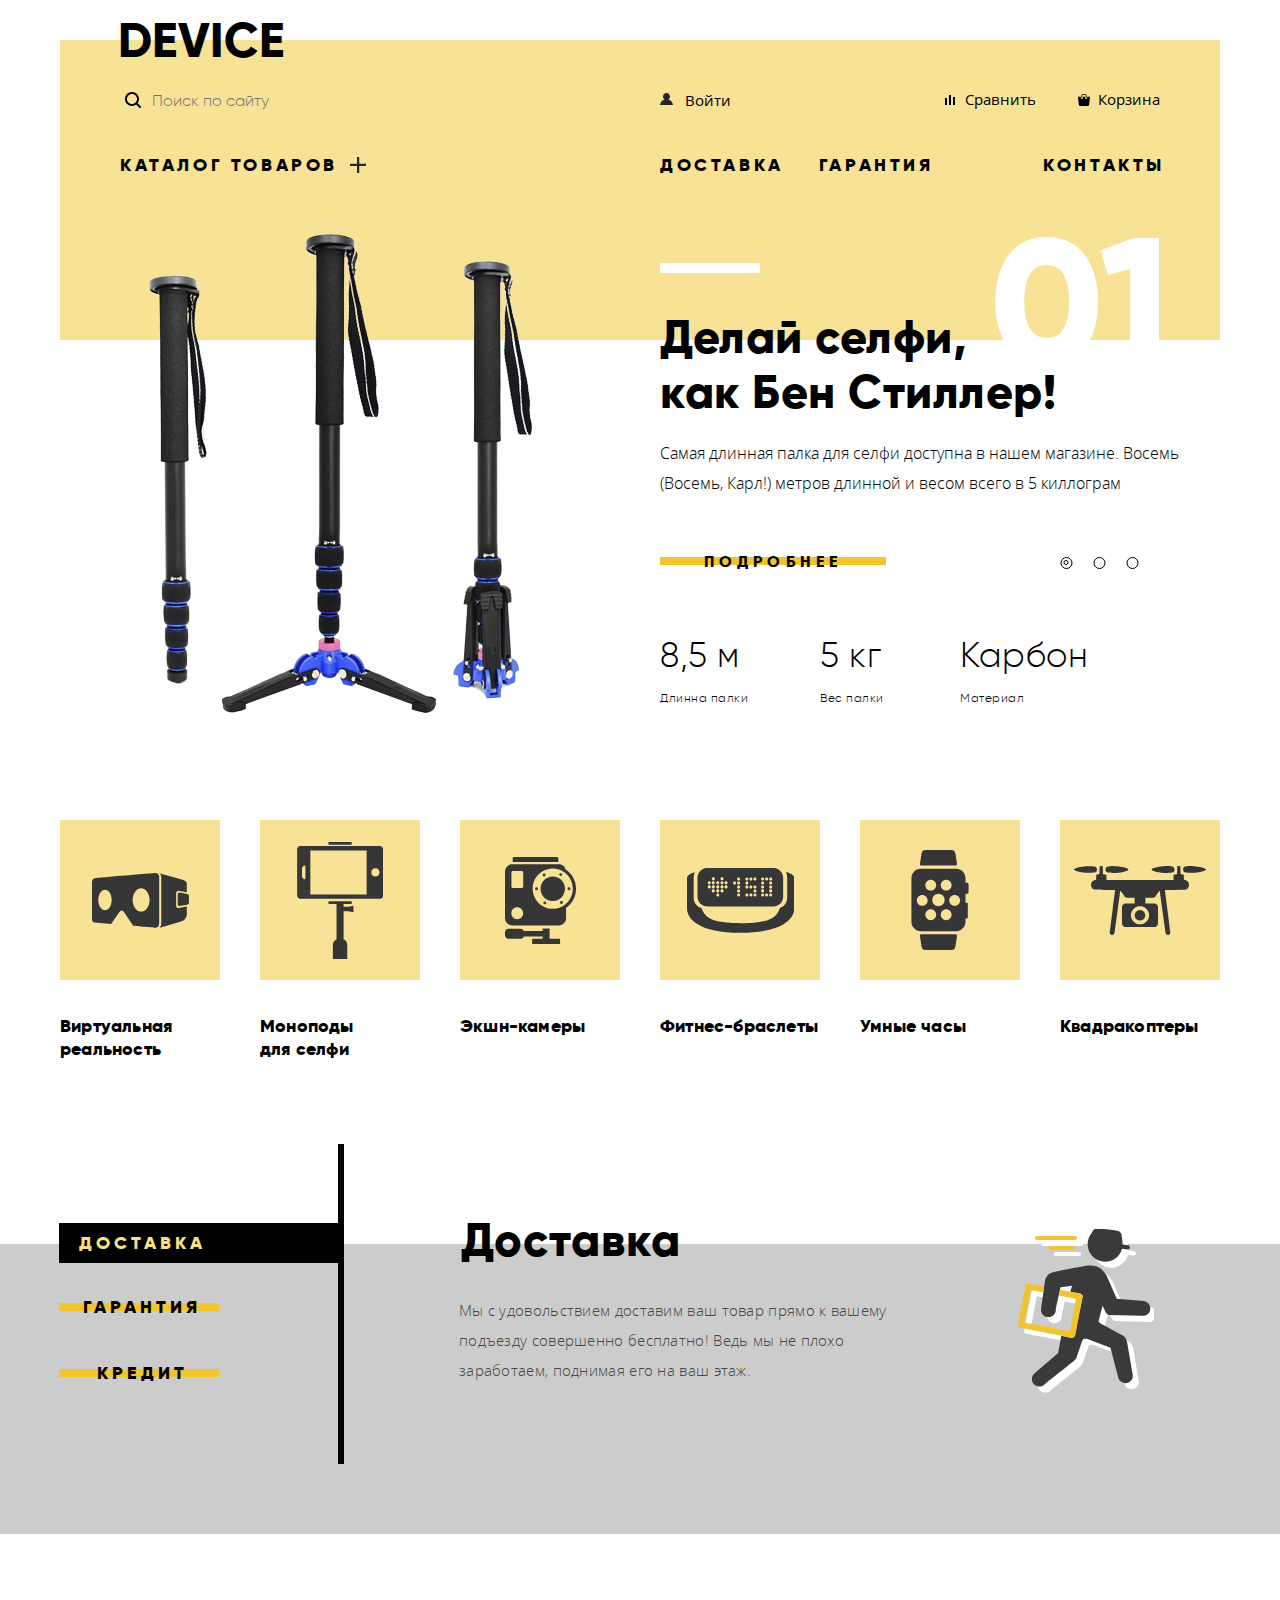
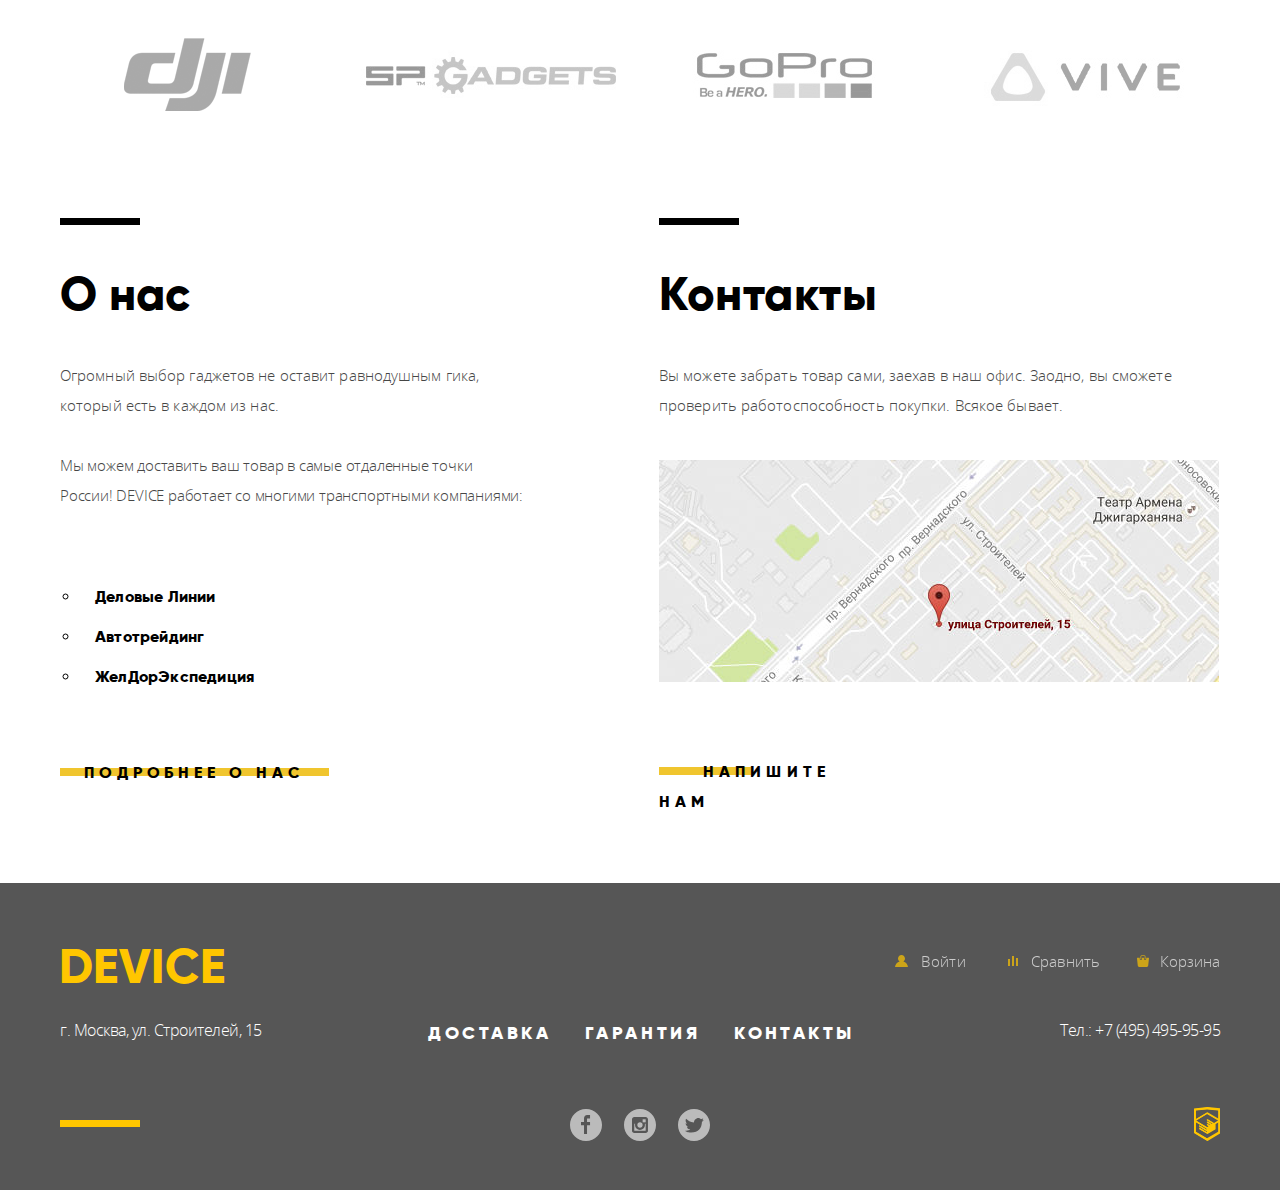
<file: index.html>
<!DOCTYPE html>
<html lang="ru">
  <head>
    <meta charset="utf-8">
    <title>Интернет магазин DEVICE</title>
    <link href="https://fonts.googleapis.com/css?family=PT+Sans+Narrow:400,700&amp;subset=latin,cyrillic" rel="stylesheet">
    <link href="css/normalize.css" rel="stylesheet">
    <link href="css/style.min.css" rel="stylesheet">
  </head>
  <body>
	<div class="container">
		<header class="main-header">
			<a href="index.html" class="main-header-logo">DEVICE</a>			
			<div class="main-header-grid top-header-grid">
				<section class="search">
					<form action="/echo" method="post" class="search-form">
				        <input type="search" name="search" placeholder="Поиск по сайту">
				        <input type="submit" class="search-form-button" value="Найти">
			      	</form>
				</section>
				<div class="user-menu">				
					<section class="user-navigation">
			        	<a href="#" class="login-link">Войти</a>
					</section>
					<section class="compare-menu">
						<ul>
							<li><a class="compare-menu-compare" href="#">Сравнить</a></li>
							<li><a class="compare-menu-basket" href="#">Корзина</a></li>
						</ul>
					</section>
				</div>
			</div>
			
			<nav class="main-header-grid bottom-header-grid"> 
				<div class="main-navigation-catalog main-navigation">
					<ul class="main-navigation-header">
						<li><a href="catalog.html">Каталог товаров</a>
							<ul class="site-navigation">
								<li class="site-navigation-item"><a href="#">Виртуальная реальность</a></li>
								<li class="site-navigation-item"><a href="#">Фитнес-браслеты</a></li>
								<li class="site-navigation-item"><a href="#">Квадракоптеры</a></li>
								<li class="site-navigation-item"><a href="#">Моноподы для селфи</a></li>
								<li class="site-navigation-item"><a href="#">Умные часа</a></li>
								<li class="site-navigation-item"><a href="#">Экшн-камеры</a></li>							
							</ul>
						</li>
					</ul>
				</div>
				<section class="main-navigation-product-menu">
					<ul class="product-menu">
						<li class="product-menu-item"><a href="#">Доставка</a></li>
						<li class="product-menu-item"><a href="#">Гарантия</a></li>
					</ul>
					<p class ="product-menu" ><a class="product-menu-item" href="#">Контакты</a></p>					
				</section>				
			</nav>
		</header>

		<section class="slider">
	      <div class="container-slider">
	        <h2 class="visually-hidden">Преимущества</h2>
	        <input class="visually-hidden button-slider" type="radio" id="product-1" name="toggle" checked>
	        <input class="visually-hidden button-slider" type="radio" id="product-2" name="toggle">
	        <input class="visually-hidden button-slider" type="radio" id="product-3" name="toggle">
	        <div class="slider-controls">
	          <label class="slider-controls-item slider-controls-item--1" for="product-1">Первый</label>
	          <label class="slider-controls-item slider-controls-item--2" for="product-2">Второй</label>
	          <label class="slider-controls-item slider-controls-item--3" for="product-3">Третий</label>
	        </div>
	        <ul class="slider-list">
	          <li class="slider-item">
	          	<div class="slider-flex">
		          	<div class="slider-item-image">
		          		<img src="img/slider-1.png" width="384" height="486" alt="Самая длинная палка для селфи">
		          	</div>
		          	<div class="slider-item-description">
			            <h3 class="h3">Делай селфи, <br> как Бен Стиллер!</h3>
						<p>Самая длинная палка для селфи доступна в нашем магазине. Восемь (Восемь, Карл!) метров длинной и весом всего в 5 киллограм</p>
		            	<p class="button-box"><a class="button" href="#">Подробнее</a></p>
		            	<div class="item-characteristic">
							<ul class="item-characteristic-head">
								<li>8,5 м</li>
								<li>5 кг</li>
								<li>Карбон</li>
							</ul>
							<ul class="item-characteristic-body">
								<li>Длинна палки</li>
								<li>Вес палки</li>
								<li>Материал</li>
							</ul>
						</div>
		            </div>
		        </div>
	          </li>
	          <li class="slider-item">
	          	<div class="slider-flex">
	          		<div class="slider-item-image">
		          		<img src="img/slider-2.png"  width="345" height="485" alt="Мотивирующие фитнес-браслеты">
		          	</div>
		          	<div class="slider-item-description">
			            <h3 class="h3">Худеем <br> правильно!</h3>
						<p>Мотивирующие фитнес-браслеты помогут найти в себе силы не пропускать занятия и соблюдать диету </p>
		            	<p class="button-box"><a class="slider-item-button button" href="#">Подробнее</a></p>
		            	<div class="item-characteristic">
							<ul class="item-characteristic-head">
								<li>48 часов</li>
							</ul>
							<ul class="item-characteristic-body">
								<li>Без подзарядки</li>
							</ul>
						</div>
		            </div>
		        </div>
	          </li>
	          <li class="slider-item">
	          	<div class="slider-flex">
		          	<div class="slider-item-image">
			          		<img src="img/slider-3.png" width="526" height="334" alt="Квадрокоптер с мощным лазером">
			          	</div>
		          	<div class="slider-item-description">
			            <h3 class="h3">Порхает как бабочка, <br> жалит как пчела!</h3>
						<p>Этот обычный, на первый взгляд, квадрокоптер оснащен мощным лазером, замоскированным под стандартную камеру</p>
		            	<p class="button-box"><a class="slider-item-button button" href="#">Подробнее</a></p>
		            	<div class="item-characteristic">
							<ul class="item-characteristic-head">
								<li>800 м</li>
								<li>50 м</li>
							</ul>
							<ul class="item-characteristic-body">
								<li>Дальность полета</li>
								<li>Радиус поражения</li>
							</ul>
						</div>
		            </div>
		        </div>
	          </li>
	        </ul> 
	         
	      </div>
	    </section>
			<section class="product-sections">
				<ul class="product-sections-item">
					<li>
						<a href="#">
							<p><img  src="img/vr.svg" width="97" height="55" alt="Виртуальная реальность"></p>
							<h3 class="h3">Виртуальная реальность</h3>
						</a>
					</li>
					<li>
						<a href="#">
							<p><img src="img/monopod-selfie.svg" width="86" height="117" alt="Моноподы для селфи"></p>
							<h3 class="h3">Моноподы <br>для селфи</h3>
						</a>
					</li>
					<li>
						<a href="#">
							<p><img src="img/action-camera.svg" width="71" height="87" alt="Экшн-камеры"></p>
							<h3 class="h3">Экшн-камеры</h3>
						</a>
					</li>
					<li>
						<a href="#">
							<p><img  src="img/fitness-braslet.svg" width="107" height="65" alt="Фитнес-браслеты"></p>
							<h3 class="h3">Фитнес-браслеты</h3>
						</a>
					</li>
					<li>
						<a href="#">
							<p><img  src="img/smart-watch.svg" width="100" height="100" alt="Умные часа"></p>
							<h3 class="h3">Умные часы</h3>
						</a>
					</li>
					<li>
						<a href="#">
							<p><img  src="img/quadcopter.svg" width="132" height="69" alt="Квадракоптеры"></p>
							<h3 class="h3">Квадракоптеры</h3>
						</a>
					</li>
	          	</ul>
			</section>
	</div>
	<div class="section-wrapper">
		<input class="visually-hidden input-botton" type="radio" id="section-1" name="toggle2" checked>
	    <input class="visually-hidden input-botton" type="radio" id="section-2" name="toggle2">
	    <input class="visually-hidden input-botton" type="radio" id="section-3" name="toggle2">
			
		<div class="decor-line"></div>
		<section class="section">
	      <ul class="section-controls">
	        <li><label class="section-controls-labels" for="section-1">Доставка</label></li>
	        <li><label class="section-controls-labels" for="section-2">Гарантия</label></li>
	        <li><label class="section-controls-labels" for="section-3">Кредит</label></li>
	      </ul>	          
	      <ul class="section-list">
	        <li class="section-item item" id="item1">
	          <h3 class="item-title h3">
	            Доставка
	          </h3>
	          <p class="item-text p">Мы с удовольствием доставим ваш товар прямо к вашему подъезду совершенно бесплатно! Ведь мы не плохо заработаем, поднимая его на ваш этаж.</p>
	        </li>
	        <li class="section-item item" id="item2">
	          <h3 class="item-title h3">
	            Гарантия
	          </h3>
	          <p class="item-text p">Если из-за возгорания купленного у нас товара у вас сгорит дом — не переживайте, мы выдадим вам новый.
				Товар, не дом, конечно же</p>
	        </li>
	        <li class="section-item item" id="item3">
	          <h3 class="item-title h3">
	            Кредит
	          </h3>
	          <p class="item-text p">Залезть в долговую яму стало проще! Кредитные консультанты подберут для вас наиболее выгодные 
	условия кредита. Выгодные для нашего банка, разумеется.</p>
	        </li>
	      </ul>
	    </section>
	  </div>
				    
		<div class="container">	
			<section class="brand">
				<ul class="brand-list">
					<li>
						<a href="#" class="brand-item">
							<img src="img/dji.png" width="260" height="100" alt="DJI">
						</a>
					</li>
					<li>
						<a href="#" class="brand-item">
							<img src="img/sp-gadget.png" width="260" height="100" alt="SP Gadgets">
						</a>
					</li>
					<li>
						<a href="#" class="brand-item">
							<img src="img/gopro.png" width="260" height="100"  alt="GoPro">
						</a>
					</li>
					<li>
						<a href="#" class="brand-item">
							<img src="img/vive.png" width="260" height="100"  alt="VIVE">
						</a>
					</li>
				</ul>
			</section>
			<div class="info">
				<section class="about">
					<h3 class="h3">О нас</h3>
					<p class="about-header">Огромный выбор гаджетов не оставит равнодушным гика, который есть в каждом из нас.</p>
					<p class="about-text">Мы можем доставить ваш товар в самые отдаленные точки России! DEVICE работает со многими транспортными компаниями:</p>
					<ul class="about-logistic">
						<li>Деловые Линии</li>
						<li>Автотрейдинг</li>
						<li>ЖелДорЭкспедиция</li>
					</ul>
					<p class="info-button"><a class="button" href="#">Подробнее о нас</a></p>
				</section>
				<section class="contact">
					<h3 class="h3">Контакты</h3>
					<p class="about-header">Вы можете забрать товар сами, заехав в наш офис. Заодно, вы сможете проверить работоспособность покупки. Всякое бывает.</p>
					<p class="p"><a href="contact.html" class="contacts-button-map"><img src="img/map.jpg" width="560" height="222" alt="улица Строителей, 15"></a></p>
					<p class="mail-button"><a href="writeus.html" class="button mail">Напишите нам</a></p>
				</section>
			</div>		
		</div>
		<footer class="main-footer">
			<div class="wrapper-footer">
				<div class="footer-grid footer-grid-top">
					<h2 class="main-footer-logo">DEVICE</h2>
					<ul class="main-footer-user">
						<li><a class="main-footer-user-enter" href="#">Войти</a></li>
						<li><a class="main-footer-user-compare" href="#">Сравнить</a></li>
						<li><a class="main-footer-user-basket" href="#">Корзина</a></li>
					</ul>
				</div>
				<div class="footer-grid footer-grid-midle">
					<p class="footer-adress">г. Москва, ул. Строителей, 15</p>
					<ul class="product-sections-footer">
						<li><a class="product-sections-footer-delivery" href="#">Доставка</a></li>
						<li><a class="product-sections-footer-warranty" href="#">Гарантия</a></li>
						<li><a class="product-sections-footer-credit" href="#">Контакты</a></li>
					</ul>					
					<div class="footer-phone"><p >Тел.: +7 (495) 495-95-95</p></div>
				</div>
				<div class="footer-grid footer-grid-bottom">
					<ul class="footer-social">
						<li>
							<a class="social-button-facebook" href="#">
								<img src="img/facebook.svg" width="32" height="32" alt="Фейсбук">
							</a>
						</li>
						<li>
							<a class="social-button-instagram" href="#">
								<img src="img/instagram.svg" width="32" height="32" alt="Инстаграм">
							</a>
						</li>
						<li>
							<a class="social-button-twitter" href="#">
								<img src="img/twitter.svg" width="32" height="32" alt="Твиттер">
							</a>
						</li>
					</ul>
					<div class="copyrigth-link">
						<a href="https://htmlacademy.ru/intensive/htmlcss">
							<img class="copyrigth" width="26" height="34" src="img/logo-academy.svg" alt="htmlacademy.ru">
						</a>
					</div>
				</div>
			</div>
	  </footer>	
		
		<form class="modal modal-mail">
	       	<p>
	      		<label class="modal-mail-label" for="user-mail-name">Ваше имя</label>
	      		<input type="text" name="username" placeholder="Имя Фамилия" id="user-mail-name" autofocus>
	      	</p>
	      	<p>
	      		<label class="modal-mail-label" for="user-mail-email">Ваш e-mail</label>
	      		<input type="email" name="email" placeholder="example@example.com" id="user-mail-email">
	      	</p>
	      	<p>
	      		<label class="modal-mail-label" for="user-password">Текст письма</label>
	      		<textarea name="comment" placeholder="В свободной форме" id="user-password"></textarea>
	      	</p>
	        <button class="button modal-button" type="submit">Отправить</button>
	      	<button class="modal-close" type="button">Закрыть</button>
	    </form>
	    
	    <section class="modal modal-map">
	      	<h2 class="visually-hidden">Как до нас добраться</h2>
  			<iframe src="https://www.google.com/maps/embed?pb=!1m18!1m12!1m3!1d2249.1125488779994!2d37.527429315652284!3d55.68703098053579!2m3!1f0!2f0!3f0!3m2!1i1024!2i768!4f13.1!3m3!1m2!1s0x46b54cf65f5c8955%3A0x694710ccd55501e!2z0YPQuy4g0KHRgtGA0L7QuNGC0LXQu9C10LksIDE1LCDQnNC-0YHQutCy0LAsIDExOTMxMQ!5e0!3m2!1sru!2sru!4v1548149668519" width="960" height="550" allowfullscreen></iframe>
	      	<p><a href="#"><img src="img/map-big.jpg" width="960" height="559" alt="Улица Строителей, 15"></a></p>
	       <button class="modal-close" type="submit">Закрыть</button>
	    </section>
	    <script type="text/javascript" async="" src="js/script.min.js"></script>
	</body>
</html>
</file>
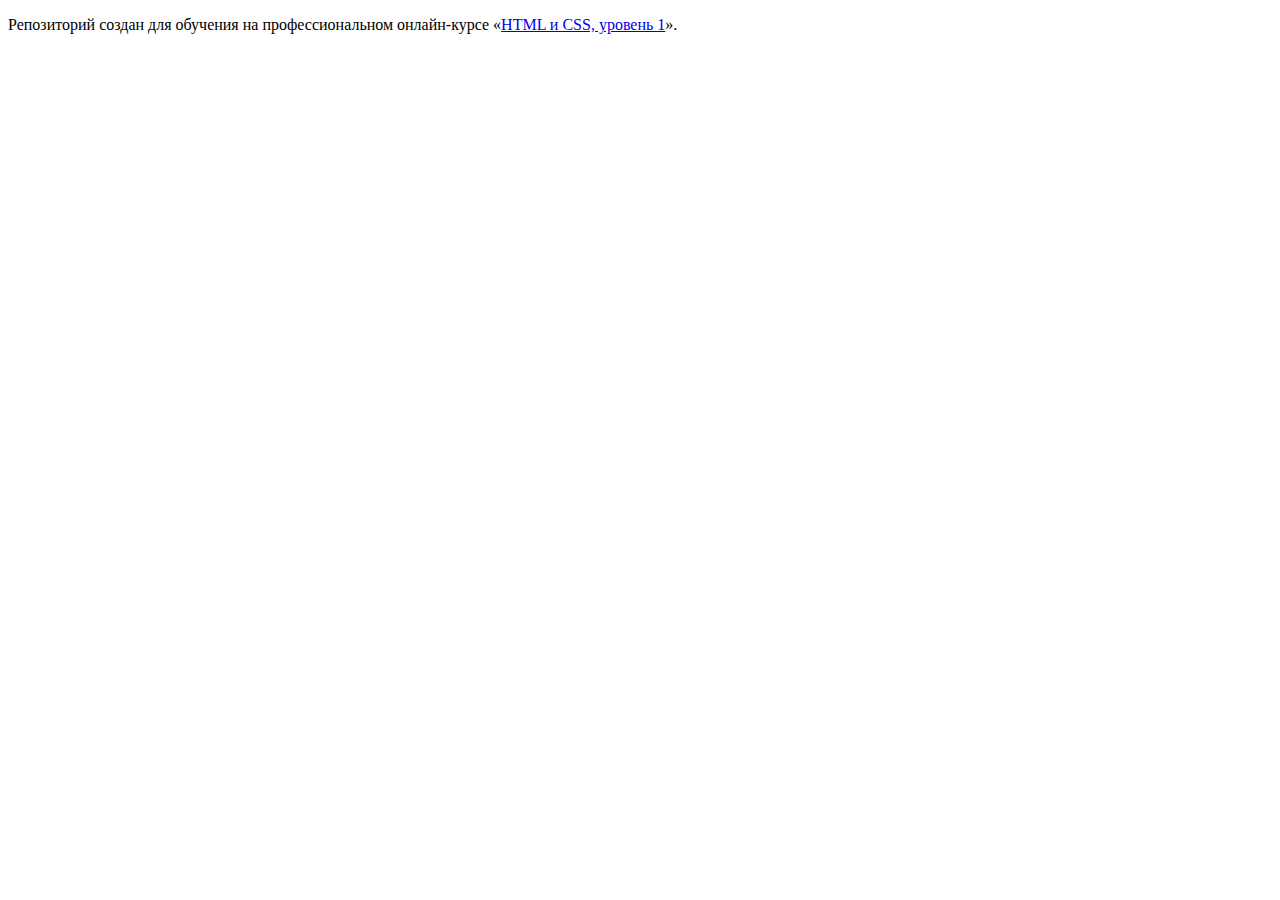
<file: 1/index.html>
<!DOCTYPE html>
<html lang="ru">
  <head>
    <meta charset="utf-8">
    <title>HTML Academy: Девайс</title>
    <base href="https://htmlacademy-htmlcss.github.io/897867-device/1/">
</head>
  <body>

    <p>Репозиторий создан для обучения на профессиональном онлайн‑курсе «<a href="https://htmlacademy.ru/intensive/htmlcss">HTML и CSS, уровень 1</a>».</p>

  </body>
</html>
</file>
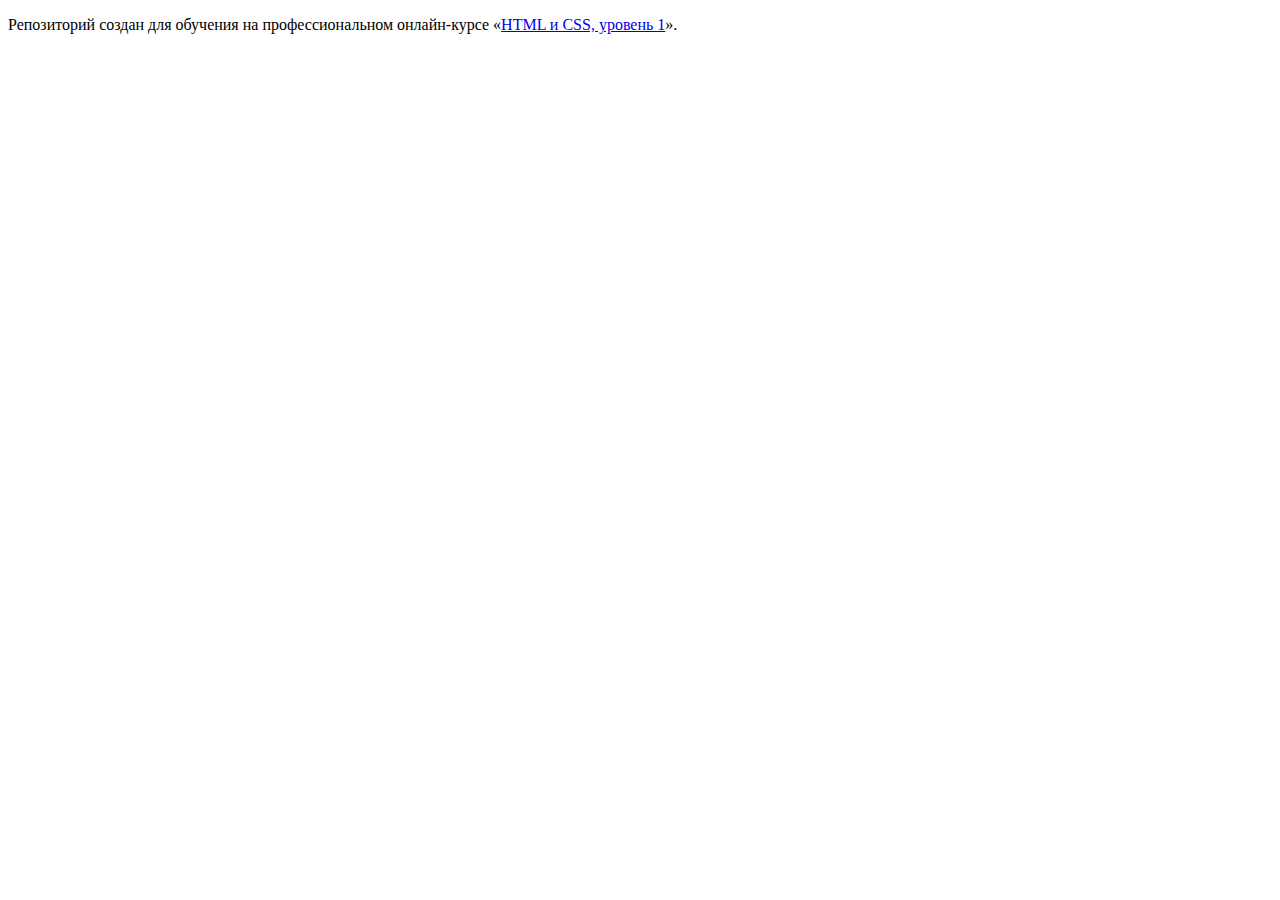
<file: master/index.html>
<!DOCTYPE html>
<html lang="ru">
  <head>
    <meta charset="utf-8">
    <title>HTML Academy: Девайс</title>
    <base href="https://htmlacademy-htmlcss.github.io/897867-device/master/">
</head>
  <body>

    <p>Репозиторий создан для обучения на профессиональном онлайн‑курсе «<a href="https://htmlacademy.ru/intensive/htmlcss">HTML и CSS, уровень 1</a>».</p>

  </body>
</html>
</file>
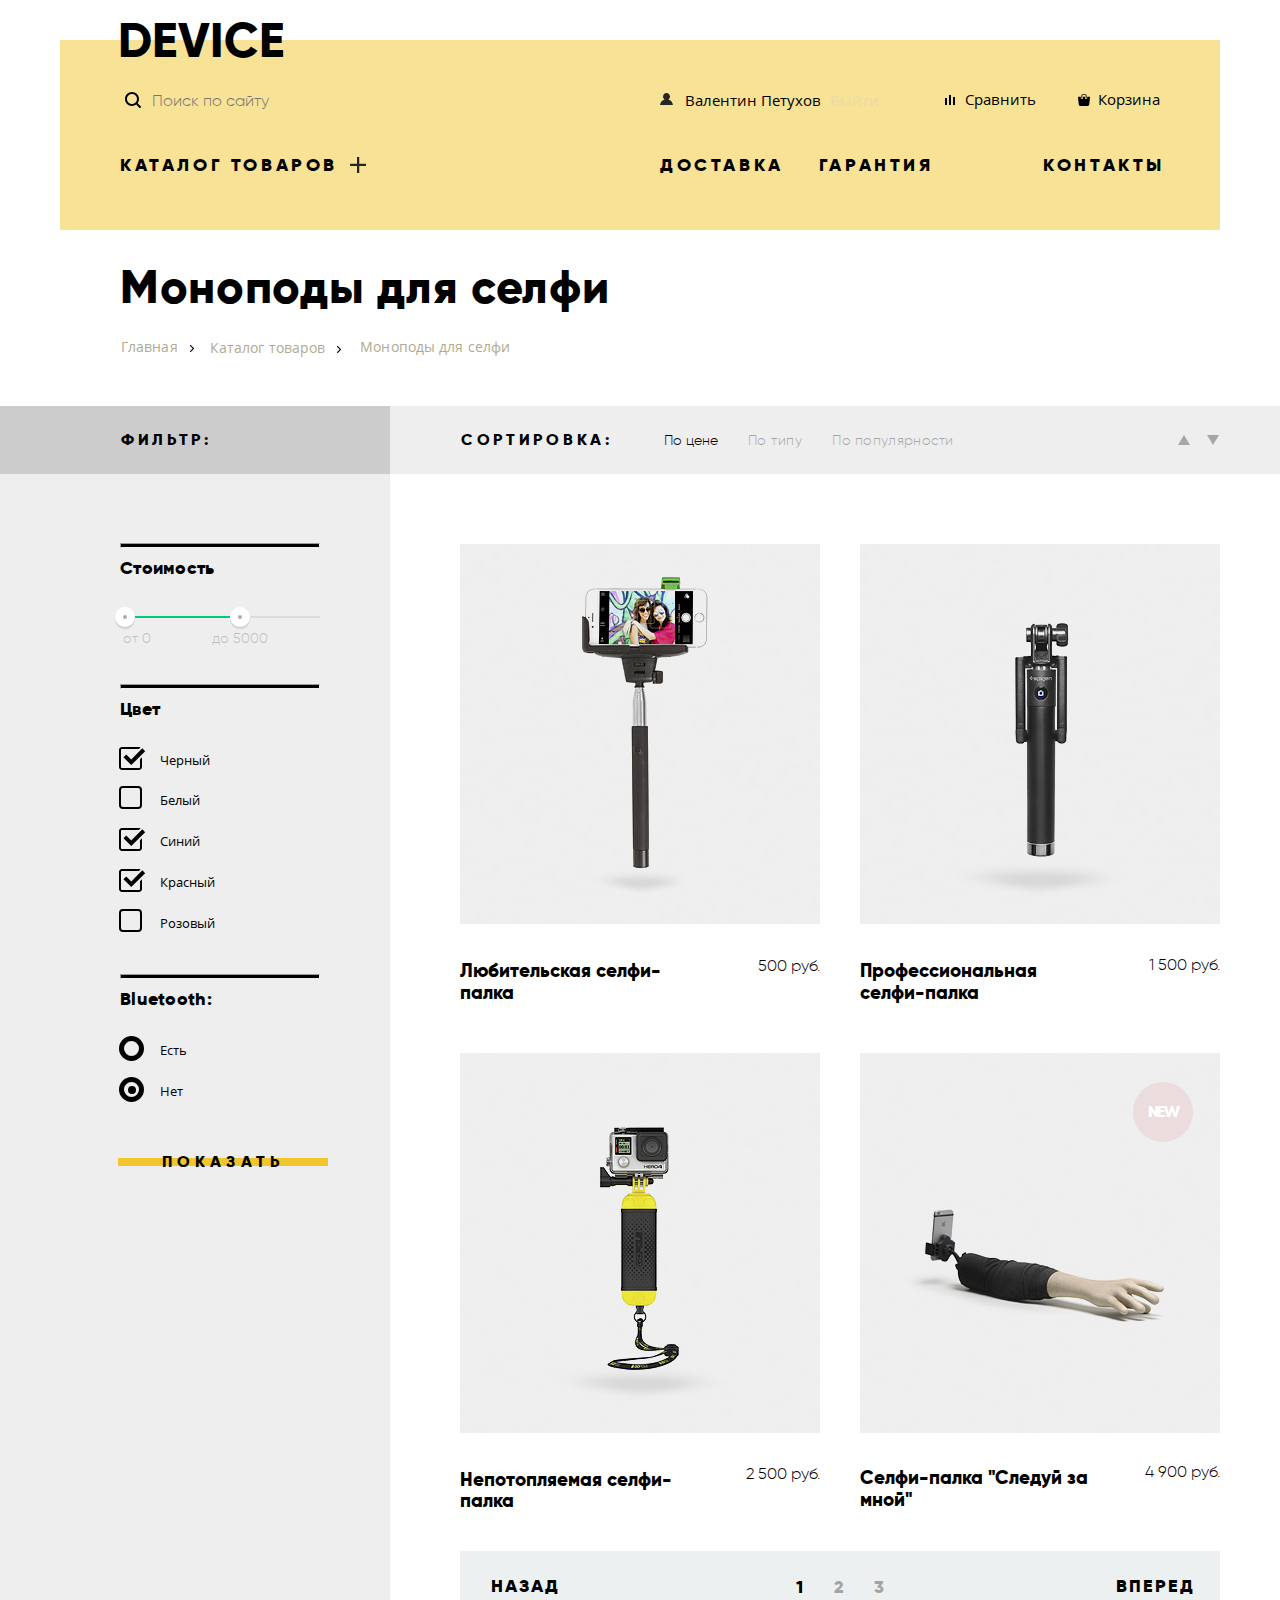
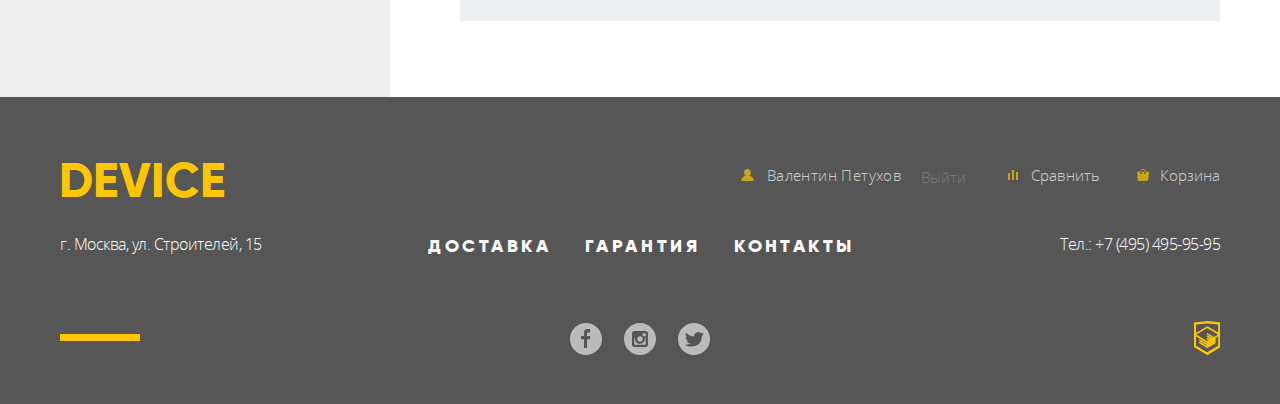
<file: catalog.html>
<!DOCTYPE html>
<html lang="ru">
  <head>
    <meta charset="utf-8">
    <title>Интернет магазин DEVICE</title>
    <link href="https://fonts.googleapis.com/css?family=PT+Sans+Narrow:400,700&amp;subset=latin,cyrillic" rel="stylesheet">
    <link href="css/normalize.css" rel="stylesheet">
    <link href="css/style.min.css" rel="stylesheet">
  </head>
  <body>
	<div class="container">	
		<header class="main-header">
			<a href="index.html" class="main-header-logo">DEVICE</a>			
			<div class="main-header-grid top-header-grid">
				<section class="search">
					<form action="/echo" method="post" class="search-form">
				        <input type="search" name="search" placeholder="Поиск по сайту">
				        <input type="submit" class="search-form-button" value="Найти">
			      	</form>
				</section>
				<div class="user-menu">				
					<section class="user-navigation">
			        	<a href="#" class="login-link">Валентин Петухов</a>
			        	<a href="#" class="login-exit">Выйти</a>
					</section>
					<section class="compare-menu">
						<ul>
							<li><a class="compare-menu-compare" href="#">Сравнить</a></li>
							<li><a class="compare-menu-basket" href="#">Корзина</a></li>
						</ul>
					</section>
				</div>
			</div>
			
			<nav class="main-header-grid bottom-header-grid"> 
				<div class="main-navigation-catalog main-navigation">
					<ul class="main-navigation-header">
						<li><a href="catalog.html">Каталог товаров</a>
							<ul class="site-navigation">
								<li class="site-navigation-item"><a href="#">Виртуальная реальность</a></li>
								<li class="site-navigation-item"><a href="#">Моноподы для селфи</a></li>
								<li class="site-navigation-item"><a href="#">Экшн-камеры</a></li>
								<li class="site-navigation-item"><a href="#">Фитнес-браслеты</a></li>
								<li class="site-navigation-item"><a href="#">Умные часа</a></li>
								<li class="site-navigation-item"><a href="#">Квадракоптеры</a></li>
							</ul>
						</li>
					</ul>
				</div>
				<section class="main-navigation-product-menu">
					<ul class="product-menu">
						<li class="product-menu-item"><a href="delivery.html">Доставка</a></li>
						<li class="product-menu-item"><a href="warranty.html">Гарантия</a></li>
					</ul>
					<p class ="product-menu" ><a class="product-menu-item" href="contact.html">Контакты</a></p>					
				</section>				
			</nav>
		</header>
		<div class="header">
			<h1>Моноподы для селфи</h1>
			<ul class="breadcrumbs">
				<li class="breadcrumbs-items"><a href="index.html">Главная</a></li>
				<li class="breadcrumbs-items"><a href="catalog.html">Каталог товаров</a></li>
				<li class="breadcrumbs-current"><a>Моноподы для селфи</a></li>
			</ul>
		</div>
	</div>
	<main class="main-container-header">
		<div class="content-empty-left"></div>
		<div class="content-left-header"><h4 class="filter-header">Фильтр:</h4></div>
		<div class="content-center">
			<section class="sorting-catalog">
				<ul class="sorting-catalog-type">
					<li><span class="sorting-catalog-header">Сортировка:</span></li>
					<li><a class="sorting-catalog-item select" href="#">По цене</a></li>
					<li><a class="sorting-catalog-item" href="#">По типу</a></li>
					<li><a class="sorting-catalog-item" href="#">По популярности</a></li>	
				</ul>
				<ul class="sorting-catalog-direction">							
					<li><a href="#" class="arrow arrow-up">По возрастанию</a></li>
					<li><a href="#" class="arrow arrow-down">По убыванию</a></li>
				</ul>
			</section>
		</div>
		<div class="content-empty-right"></div>
	</main>
		<div class="main-container">
			<div class="main-left-column-empty"></div>
			<div class="main-left-column">
				<section class="filter">					
					<form method="get" action="https://echo.htmlacademy.ru">
					<hr class="filter-line">
					<fieldset class="filter-item">						
						<legend>Стоимость</legend>
						<div class="range-filter">
							<div class="range-controls">
								<div class="scale">
					              <div class="bar"></div>
					            </div>
					            <div class="toggle toggle-min"><span class="scale-data">от 0</span></div>
            					<div class="toggle toggle-max"><span class="scale-data">до 5000</span></div>
				          	</div>
						</div>
						
					</fieldset>
					<hr class="filter-line">
					<fieldset>
			            <legend>Цвет</legend>
						<ul class="filter-color">
							<li class="filter-option">
								<input class="filter-color-select visually-hidden filter-input filter-input-checkbox" type="checkbox" name="black" checked id="filter-suavecito-black">
				                <label for="filter-suavecito-black">Черный</label>
			                </li>
							<li class="filter-option">
								<input class="filter-color-select visually-hidden filter-input filter-input-checkbox" type="checkbox" name="white" id="filter-suavecito-white">
				                <label for="filter-suavecito-white">Белый</label>
			                </li>
							<li class="filter-option">
								<input class="filter-color-select visually-hidden filter-input filter-input-checkbox" type="checkbox" name="blue" checked id="filter-suavecito-blue">
				                <label for="filter-suavecito-blue">Синий</label>
							</li>
							<li class="filter-option">
								<input class="filter-color-select visually-hidden filter-input filter-input-checkbox" type="checkbox" name="red" checked id="filter-suavecito-red">
				                <label for="filter-suavecito-red">Красный</label>
							</li>
							<li class="filter-option">
								<input class="filter-color-select visually-hidden filter-input filter-input-checkbox" type="checkbox" name="rose" id="filter-suavecito-rose">
				                <label for="filter-suavecito-rose">Розовый</label>
				            </li>
						</ul>
					</fieldset>
					<hr class="filter-line">
					<fieldset class="filter-bluetooth">
		            <legend>Bluetooth:</legend>
		            <ul class="filter-bluetooth">
		              <li class="filter-option">
		                <input class="filter-input visually-hidden filter-input-radio" type="radio" name="product-group" value="yes" id="filter-yes">
		                <label for="filter-yes">Есть</label>
		              </li>
		              <li class="filter-option">
		                <input class="filter-input visually-hidden filter-input-radio" type="radio" name="product-group" value="no" id="filter-no" checked>
		                <label for="filter-no">Нет</label>
		              </li>
		            </ul>
		          </fieldset>
		          <button type="submit" class="button filter-button">Показать</button>
				</form>
				</section>
			</div>
			
			<div class="main-central">
				<section class="catalog">
					<ul class="catalog-list">
						<li class="catalog-item">
							<a href="#"><img class="catalog-link" src="img/non-professional-selfie-stick.jpg" width="360" height="380" alt="Любителская селфи-палка"></a>
							<div class="catalog-item-detail">										
								<p class="catalog-detail-basket"><a href="#" class="button">В корзину</a></p>
								<p class="catalog-detail"><a class="compare-item" href="#">Добавить к сравнению</a></p>
							</div>
							<div class="catalog-item-description">
								<h3 class="h3"><a href="item.html">Любительская селфи-палка</a></h3>
								<p>500 руб.</p>
							</div>
						</li>
						<li class="catalog-item">
							<a href="#"><img class="catalog-link" src="img/professional-selfie-stick.jpg" width="360" height="380" alt="Профессиональная селфи-палка"></a>
							<div class="catalog-item-detail">										
								<p class="catalog-detail-basket"><a href="#" class="button">В корзину</a></p>
								<p class="catalog-detail"><a class="compare-item" href="#">Добавить к сравнению</a></p>
							</div>
							<div class="catalog-item-description">
								<h3 class="h3"><a href="item.html">Профессиональная селфи-палка</a></h3>
								<span>1 500 руб.</span>
							</div>
						</li>
						<li class="catalog-item">
							<a href="#"><img class="catalog-link" src="img/unsinkable-selfie-stick.jpg" width="360" height="380" alt="Непотопляемая селфи-палка"></a>
							<div class="catalog-item-detail">										
								<p class="catalog-detail-basket"><a href="#" class="button">В корзину</a></p>
								<p class="catalog-detail"><a class="compare-item" href="#">Добавить к сравнению</a></p>
							</div>
							<div class="catalog-item-description">
								<h3 class="h3"><a href="item.html">Непотопляемая селфи-палка</a></h3>
								<span>2 500 руб.</span>
							</div>
						</li>
						<li class="catalog-item">
							<img class="catalog-link" src="img/follow-me-selfie-stick.jpg"  width="360" height="380" alt="Cелфи-палка Следуй за мной">
							<div class="catalog-item-detail">										
								<p class="catalog-detail-basket"><a href="#" class="button">В корзину</a></p>
								<p class="catalog-detail"><a class="compare-item compare-item-p" href="#">Добавить к сравнению</a></p>
							</div>
							<div class="catalog-item-description">
								<h3 class="h3"><a href="item.html">Cелфи-палка "Следуй за мной"</a></h3>
								<span>4 900 руб.</span>
							</div>
							<div class="catalog-new">New</div>
						</li>
					</ul>

				    <div class="paginator">
				      <a class="prev" href="#">Назад</a>
				      <ul class="paginator-page">
					      <li><a class="current" href="#53">1</a></li>
					      <li><a class="page" href="#53">2</a></li>
					      <li><a class="page" href="#53">3</a></li>
					  </ul>
				      <a class="next" href="#">Вперед</a>
				    </div>		
				</section>
			</div>
			<div class="main-central-empty"></div>
			</div>
		<footer class="main-footer">
			<div class="wrapper-footer">
				<div class="footer-grid footer-grid-top">
					<h2 class="main-footer-logo">DEVICE</h2>
					<ul class="main-footer-user">
			        	<li>
			        		<a class="main-footer-user-enter" href="enter.html">Валентин Петухов</a>
			        		<span><a class="login-exit" href="enter.html">Выйти</a></span>
			        	</li>
						<li><a class="main-footer-user-compare" href="compare.html">Сравнить</a></li>
						<li><a class="main-footer-user-basket" href="basket.html">Корзина</a></li>
					</ul>
				</div>
				<div class="footer-grid footer-grid-midle">
					<p class="footer-adress">г. Москва, ул. Строителей, 15</p>
					<ul class="product-sections-footer">
						<li><a class="product-sections-footer-delivery" href="#">Доставка</a></li>
						<li><a class="product-sections-footer-warranty" href="#">Гарантия</a></li>
						<li><a class="product-sections-footer-credit" href="#">Контакты</a></li>
					</ul>					
					<div class="footer-phone"><p >Тел.: +7 (495) 495-95-95</p></div>
				</div>
				<div class="footer-grid footer-grid-bottom">
					<ul class="footer-social">
						<li>
							<a class="social-button-facebook" href="#">
								<img src="img/facebook.svg" width="32" height="32" alt="Фейсбук">
							</a>
						</li>
						<li>
							<a class="social-button-instagram" href="#">
								<img src="img/instagram.svg" width="32" height="32" alt="Инстаграм">
							</a>
						</li>
						<li>
							<a class="social-button-twitter" href="#">
								<img src="img/twitter.svg" width="32" height="32" alt="Твиттер">
							</a>
						</li>
					</ul>
					<div class="copyrigth-link">
						<a href="https://htmlacademy.ru/intensive/htmlcss">
							<img class="copyrigth" width="26" height="34" src="img/logo-academy.svg" alt="htmlacademy.ru">
						</a>
					</div>
				</div>
			</div>
	  </footer>		
  
	<form class="modal modal-mail">
       	<p>
      		<label class="visually-hidden" for="user-mail-name">Ваше имя</label>
      		<input type="text" name="name" placeholder="Имя Фамилия" id="user-mail-name">
      	</p>
      	<p>
      		<label class="visually-hidden" for="user-mail-email">Ваш e-mail</label>
      		<input type="email" name="email" placeholder="example@example.com" id="user-mail-email">
      	</p>
      	<p>
      		<label class="visually-hidden" for="user-password">Текст письма</label>
      		<textarea name="comment" placeholder="В свободной форме" id="user-password"></textarea>
      	</p>
        <button class="button" type="submit">Отправить</button>
      	<button class="modal-close">Закрыть</button>
    </form>
    
    <section class="modal modal-map">
      	<img src="img/map.jpg" width="560" height="222" alt="Улица Строителей, 15">
       <button class="modal-close" type="button">Закрыть</button>
    </section>
	<script type="text/javascript" async="" src="js/script.min.js"></script>
  </body>
</html>
</file>
<file: css/style.min.css>
@font-face{font-family:"Gilroy";font-style:normal;font-weight:400;src:local(Gilroy-Regular),url(../fonts/gilroylight.woff) format("woff")}@font-face{font-family:"Gilroy-Bold";font-style:normal;font-weight:800;src:local(Gilroy-Bold),url(../fonts/gilroyextrabold.woff) format("woff")}@font-face{font-family:"Open Sans";font-style:normal;font-weight:400;src:local(Open-Sans-Regular),url(../fonts/opensans.woff) format("woff")}@font-face{font-family:"Open Sans Light";font-style:normal;font-weight:400;src:local(Open-Sans-Light),url(../fonts/opensanslight.woff) format("woff")}body{margin:0;padding:0;font-size:100%;font-family:"Gilroy","Tahoma",sans-serif;color:#000;background-color:#fff;min-width:1160px}.p{letter-spacing:normal;font-weight:400;font-family:"Open Sans Light","Tahoma",sans-serif;font-size:15px;color:#464646}a{text-decoration:none}.h3{font-size:36px;font-family:"Gilroy-Bold","Tahoma",sans-serif}.visually-hidden:not(:focus):not(:active),input[type="checkbox"].visually-hidden,input[type="radio"].visually-hidden{position:absolute;width:1px;height:1px;margin:-1px;border:0;padding:0;white-space:nowrap;-webkit-clip-path:inset(100%);clip-path:inset(100%);clip:rect(0 0 0 0);overflow:hidden}.main-container-header{display:-webkit-box;display:-ms-flexbox;display:flex;-webkit-box-pack:center;-ms-flex-pack:center;justify-content:center;margin:0 auto}.content-empty-left{background-color:#ccc;-webkit-box-flex:1;-ms-flex-positive:1;flex-grow:1}.content-left-header{background:#ccc;width:270px;padding-left:60px}.content-center{background-color:#eee;width:830px}.content-empty-right{background-color:#eee;-webkit-box-flex:1;-ms-flex-positive:1;flex-grow:1}.container{width:1160px;margin:0 auto}.main-container{display:-webkit-box;display:-ms-flexbox;display:flex;-webkit-box-pack:center;-ms-flex-pack:center;justify-content:center;margin:0 auto}.main-left-column{display:-webkit-box;display:-ms-flexbox;display:flex;-webkit-box-pack:justify;-ms-flex-pack:justify;justify-content:space-between;background-color:#eee;width:270px;padding-left:60px}.main-left-column-empty{background-color:#eee;-webkit-box-flex:1;-ms-flex-positive:1;flex-grow:1}.main-central-empty{background-color:#fff;-webkit-box-flex:1;-ms-flex-positive:1;flex-grow:1}.header{margin-left:60px;margin-top:30px;letter-spacing:.7px}.header h1{font-size:47px;font-family:"Gilroy-Bold","Tahoma",sans-serif;padding:0;margin:0}.main-central{width:760px;margin-top:70px;margin-left:70px}.main-header-grid{display:-webkit-box;display:-ms-flexbox;display:flex}.top-header-grid{padding-top:35px;padding-bottom:30px}.main-header{background-color:#f7e296;margin-top:40px;height:190px}a.main-header-logo{position:absolute;top:13px;font-family:"Gilroy-Bold","Tahoma",sans-serif;font-size:48px;font-weight:800;padding-left:58px;color:#000;outline:none;letter-spacing:.4px}a.main-header-logo:hover{opacity:.6}a.main-header-logo:active{opacity:.3}.compare-menu{width:210px;display:block;padding-right:50px}.compare-menu li,.compare-menu ul{list-style:none;padding:0;margin:0;padding-right:37px;display:-webkit-box;display:-ms-flexbox;display:flex}.user-menu{display:-webkit-box;display:-ms-flexbox;display:flex;width:545px;-webkit-box-pack:justify;-ms-flex-pack:justify;justify-content:space-between;-webkit-box-align:center;-ms-flex-align:center;align-items:center;padding-left:15px}.login-link{vertical-align:middle;color:#000;padding-left:5px}.login-exit{vertical-align:middle;opacity:.3;padding-left:5px}.user-navigation,.compare-menu-basket,.compare-menu-compare{list-style:none;font-size:15px;font-family:"Open Sans","Tahoma",sans-serif;padding-left:25px}.user-navigation{background:url(../img/user.svg) no-repeat 5px 2px;color:#000;display:block}.compare-menu-basket{background:url(../img/cart.svg) no-repeat 5px;color:#000}.compare-menu-compare{background:url(../img/compare.svg) no-repeat 5px;color:#000}.login-exit:hover,.login-link:hover,.compare-menu-basket:hover,.compare-menu-compare:hover{opacity:.6}.login-link:active,.compare-menu-basket:active,.compare-menu-compare:active{opacity:.3}.product-menu{display:-webkit-box;display:-ms-flexbox;display:flex;padding-left:0;margin:0;text-transform:uppercase}.product-menu li{list-style:none;padding-right:0;display:block;color:#000;font-family:"Gilroy-Bold","Tahoma",sans-serif;letter-spacing:.2em;font-size:18px}.product-menu a{list-style:none;padding-right:35px;display:block;color:#000;font-family:"Gilroy-Bold","Tahoma",sans-serif;letter-spacing:.2em;font-size:18px}.product-menu li:nth-last-child{color:red;background-color:#4BB1CF}.main-navigation-header{margin:0;padding:0;list-style:none}.main-navigation-header > li{position:relative;display:block;margin-right:-4px}.main-navigation-header a{display:block;color:#000;width:240px}.main-navigation-header a:hover{opacity:.6}.main-navigation-header a:active{opacity:.3}.site-navigation li{height:18px;width:200px}.site-navigation li:nth-child(1){width:240px}.site-navigation li:nth-child(3){width:160px;-ms-flex-preferred-size:600px;flex-basis:600px}.site-navigation li:nth-child(4){width:240px}.site-navigation li:nth-child(5){width:200px}.site-navigation li:nth-child(6){width:100%}.main-navigation-header .site-navigation{display:none}li:hover .site-navigation{padding-left:60px;margin-left:-60px;padding-top:30px;background-color:#f7e296;z-index:100;display:-webkit-box;display:-ms-flexbox;display:flex;position:absolute;-ms-flex-wrap:wrap;flex-wrap:wrap;width:1100px;height:145px;list-style:none;border-style:1px solid red}.site-navigation-item{font-size:15px;letter-spacing:normal;text-transform:none;font-weight:200;font-family:"Gilroy","Tahoma",sans-serif;padding:0;margin:0}.site-navigation-item:hover{opacity:.6;opacity:.3}.main-navigation{padding-left:60px}.main-navigation-catalog{width:580px;padding:0;margin:0}.main-navigation-product-menu{display:-webkit-box;display:-ms-flexbox;display:flex;width:540px;-webkit-box-pack:justify;-ms-flex-pack:justify;justify-content:space-between;padding-left:20px}.main-navigation-header,.product-menu,.product-menu-item{color:#000;font-family:"Gilroy-Bold","Tahoma",sans-serif;letter-spacing:.2em;font-size:18px}.main-navigation-header{position:relative;text-transform:uppercase;width:280px;padding-left:60px;background:url(../img/plus.png) no-repeat 290px;vertical-align:middle}.product-menu:hover{opacity:.6}.main-navigation-header:active,.product-menu:active{opacity:.3}.search{width:580px}.search-form input[type="search"]{background-color:#f7e296;border:none;width:315px;height:50px}.search-form input[type="submit"]{opacity:0;width:85px;height:50px;background-color:#f7e296;outline:none;border-style:none}.search-form{display:-webkit-box;display:-ms-flexbox;display:flex;margin-left:60px;padding-left:30px;background:url(../img/search.svg) no-repeat 5px}.search-form input[type="search"]:focus{opacity:1;border-bottom:1px solid #000}.search-form input[type="search"]:focus::-webkit-input-placeholder{color:transparent}input[type="search"]:focus + .search-form-button{opacity:1;border:1px solid #000}input[type="search"]:focus + .search-form-button:hover{background-color:#000;color:#fff}input[type="submit"]:active{opacity:1;background-color:#000;color:#747474}.about{width:465px;display:-webkit-box;display:-ms-flexbox;display:flex;-webkit-box-orient:vertical;-webkit-box-direction:normal;-ms-flex-direction:column;flex-direction:column;margin-right:134px}.about-text{letter-spacing:-.2px;font-weight:400;font-family:"Open Sans Light","Tahoma",sans-serif;font-size:15px;color:#464646}.about-header{letter-spacing:normal;font-weight:400;font-family:"Open Sans Light","Tahoma",sans-serif;font-size:15px;color:#464646;letter-spacing:.1px;padding-top:2px}.contact{width:520px;display:-webkit-box;display:-ms-flexbox;display:flex;-webkit-box-orient:vertical;-webkit-box-direction:normal;-ms-flex-direction:column;flex-direction:column}.about h3,.contact h3{font-size:47px;font-family:"Gilroy-Bold","Tahoma",sans-serif;padding:0;margin:34px 0}.contact h3{letter-spacing:.5px}.about::before,.contact::before{content:"";position:relative;top:-20px;width:80px;height:7px;background-color:#000;display:block}.about-logistic{margin:0;padding:0;margin-top:52px;margin-left:20px;margin-bottom:45px}.about-logistic li{padding-left:15px;letter-spacing:.2px;font-weight:700;line-height:40px;list-style-type:circle;list-style-position:outside;font-family:"Gilroy-Bold","Tahoma",sans-serif}.filter-button{border:0;background:none;top:1px;left:-2px}.button-box{width:220px}.button{position:relative;text-transform:uppercase;letter-spacing:.32em;font-family:"Gilroy-Bold","Tahoma",sans-serif;font-weight:bolder;color:#000;padding:0 44px;z-index:12}.button::before{background-color:#f0c52e;top:5px;left:0;content:"";width:100%;height:8px;color:#000;position:absolute;z-index:-1}.button:hover::before{position:absolute;background-color:#f0c52e;height:28px;top:-5px;width:100%;z-index:-1}.button:active{color:#000}.catalog-item-slider{display:-webkit-box;display:-ms-flexbox;display:flex}.slider-image{margin:80px;width:580px}.slider-description{margin:20px;width:580px}.item-characteristic{display:-webkit-box;display:-ms-flexbox;display:flex;-ms-flex-wrap:wrap;flex-wrap:wrap;width:460px;padding-top:9px}ul .item-characteristic-head{padding:0;margin:0}.item-characteristic-head{display:-webkit-box;display:-ms-flexbox;display:flex;list-style:none;font-size:35px}.item-characteristic li{width:160px;letter-spacing:.5px;padding-top:1px}.item-characteristic li:nth-child(2){width:140px}ul .item-characteristic-body{padding:16px 0;margin:0}.item-characteristic-body{display:-webkit-box;display:-ms-flexbox;display:flex;list-style:none;font-size:12px}.product-sections{display:-webkit-box;display:-ms-flexbox;display:flex;-webkit-box-pack:justify;-ms-flex-pack:justify;justify-content:space-between}.sections-item-list{width:160px}.product-sections-item{padding:0;margin:0;display:-webkit-box;display:-ms-flexbox;display:flex;-webkit-box-pack:justify;-ms-flex-pack:justify;justify-content:space-between;margin-bottom:65px;list-style:none;width:1160px}.product-sections-item li{width:160px}.product-sections-item p:hover{background-color:#f0c52e}.product-sections-item img:active,.product-sections-item h3:active{opacity:.3}.product-sections-item p{display:-webkit-box;display:-ms-flexbox;display:flex;background-color:#f7e296;width:160px;height:160px;padding:0;margin:0;text-align:center;margin-bottom:17px;-webkit-box-align:center;-ms-flex-align:center;align-items:center;-webkit-box-pack:center;-ms-flex-pack:center;justify-content:center}.product-sections-item-image{background-color:#f7e296;width:100px;height:100px}.product-sections-item-image:hover{background-color:#f0c52e}.product-sections-item-image:active{background-color:#f0c52e;opacity:.3}.product-sections-item h3{font-size:18px;width:160px;color:#000;line-height:23px;letter-spacing:.2px}.product-sections-item a{font-size:16px;width:160px;min-height:160px;color:#000;display:-webkit-box;display:-ms-flexbox;display:flex;-webkit-box-orient:vertical;-webkit-box-direction:normal;-ms-flex-direction:column;flex-direction:column}.brand-list{display:-webkit-box;display:-ms-flexbox;display:flex;list-style:none;-webkit-box-pack:justify;-ms-flex-pack:justify;justify-content:space-between;padding:82px 0}.brand-item{opacity:.4;-webkit-filter:grayscale(100%);filter:grayscale(100%)}.brand-item:hover{opacity:1;-webkit-filter:grayscale(0);filter:grayscale(0)}.info{display:-webkit-box;display:-ms-flexbox;display:flex;min-height:585px;padding-top:10px;margin-top:4px;padding-bottom:50px;line-height:30px;letter-spacing:.1px;position:relative}.info-button{width:270px;letter-spacing:5.5px}.info-button a{width:270px;letter-spacing:4.9px;padding:0 24px}.contact .mail-button{margin-top:41px;width:240px}.info-button .mail-button{letter-spacing:4.9px;padding:0 43px}.contacts-button-map img{margin:10px 0}.wrapper-footer{width:1160px;margin:0 auto}.footer-grid{display:-webkit-box;display:-ms-flexbox;display:flex;-webkit-box-pack:justify;-ms-flex-pack:justify;justify-content:space-between}.footer-grid-top{padding-top:55px;margin-bottom:5px}.footer-grid-midle{display:-webkit-box;display:-ms-flexbox;display:flex;-webkit-box-pack:justify;-ms-flex-pack:justify;justify-content:space-between;-webkit-box-align:center;-ms-flex-align:center;align-items:center}.footer-grid-midle,.footer-grid-bottom{position:relative}.footer-grid-bottom{min-height:45px;padding-bottom:40px;padding-top:45px}.footer-grid-bottom::before{content:"";width:80px;height:7px;background-color:#ffc600;position:absolute;top:60px}.main-footer{background-color:#565656}.main-footer-logo{color:#ffc600;font-family:"Gilroy-Bold","Tahoma",sans-serif;font-size:48px;padding:0;margin:0;margin-left:-1px;margin-top:1px;letter-spacing:.4px}.main-footer-logo:hover{opacity:.6}.main-footer-logo:active{opacity:.3}.footer-adress{color:#fff;letter-spacing:-.5px;width:300px;font-family:"Open Sans Light"}.footer-phone{color:#fff;width:300px;text-align:right;font-family:"Open Sans Light"}.footer-phone p{letter-spacing:-.5px}.product-sections-footer{display:-webkit-box;display:-ms-flexbox;display:flex;-ms-flex-pack:distribute;justify-content:space-around;padding-left:0;width:460px;line-height:1.2}.product-sections-footer li{min-width:130px;text-transform:uppercase;padding-top:7px;padding-left:8px;text-align:center;color:#fff;font-family:"Gilroy-Bold","Tahoma",sans-serif;letter-spacing:3.7px;list-style:none;font-size:18px}.product-sections-footer li:nth-child(1){letter-spacing:3.5px;margin-right:2px}.product-sections-footer li:nth-child(3){letter-spacing:3.4px;margin-right:4px}.product-sections-footer-delivery,.product-sections-footer-warranty,.product-sections-footer-credit{color:#fff}.product-sections-footer-delivery:hover,.product-sections-footer-warranty:hover,.product-sections-footer-credit:hover{color:#b5b5b5}.product-sections-footer-delivery:active,.product-sections-footer-warranty:active,.product-sections-footer-credit:active{color:#7e7e7e}.main-footer-user{display:-webkit-box;display:-ms-flexbox;display:flex;-webkit-box-pack:end;-ms-flex-pack:end;justify-content:flex-end;list-style:none;font-size:15px;font-family:"Open Sans Light","Tahoma",sans-serif}ul.main-footer-user{margin:0;padding:0;padding-top:15px}.main-footer-user li{padding:0;margin:0;text-align:right}.main-footer-user li:nth-child(1){margin-right:35px;letter-spacing:.4px;width:235px}.main-footer-user li:nth-child(2){padding-right:30px;letter-spacing:.1px}.main-footer-user span{letter-spacing:.1px;margin-left:10px;width:50px}a.login-exit{color:#ccc}.main-footer-user li:nth-child(2){letter-spacing:.1px}.main-footer-user-enter{background:url(../img/user-bottom.svg) no-repeat 4px;color:#fff;padding-left:30px;opacity:.7}.main-footer-user-basket{background:url(../img/cart-bottom.svg) no-repeat 7px;color:#fff;padding-left:30px;opacity:.7}.main-footer-user-compare{background:url(../img/compare-bottom.svg) no-repeat 7px;color:#fff;padding-left:30px;opacity:.7}.main-footer-user-enter:hover,.main-footer-user-basket:hover,.main-footer-user-compare:hover{opacity:1}.main-footer-user-enter:active,.main-footer-user-basket:active,.main-footer-user-compare:active{opacity:.3}.footer-social{display:-webkit-box;display:-ms-flexbox;display:flex;position:relative;-webkit-box-orient:horizontal;-webkit-box-direction:normal;-ms-flex-direction:row;flex-direction:row;list-style:none;padding-left:0;margin:4px auto}.footer-social li{list-style:none}.social-button-twitter,.social-button-facebook,.social-button-instagram{opacity:.6;padding:0 11px}.social-button-twitter:hover,.social-button-facebook:hover,.social-button-instagram:hover{opacity:1}.social-button-twitter:active,.social-button-facebook:active,.social-button-instagram:active{opacity:.3}.copyrigth-link{position:absolute;right:0;bottom:45px}.copyrigth{background:url(../img/logo-academy.svg) no-repeat 0 0}.copyrigth:hover{opacity:.6}.copyrigth:active{opacity:.3}@-webkit-keyframes bounce{0%{-webkit-transform:translateY(-2000px);transform:translateY(-2000px)}70%{-webkit-transform:translateY(30px);transform:translateY(30px)}90%{-webkit-transform:translateY(-10px);transform:translateY(-10px)}100%{-webkit-transform:translateY(0);transform:translateY(0)}}@keyframes bounce{0%{-webkit-transform:translateY(-2000px);transform:translateY(-2000px)}70%{-webkit-transform:translateY(30px);transform:translateY(30px)}90%{-webkit-transform:translateY(-10px);transform:translateY(-10px)}100%{-webkit-transform:translateY(0);transform:translateY(0)}}@-webkit-keyframes shake{0%,100%{-webkit-transform:translateX(0);transform:translateX(0)}10%,30%,50%,70%,90%{-webkit-transform:translateX(-10px);transform:translateX(-10px)}20%,40%,60%,80%{-webkit-transform:translateX(10px);transform:translateX(10px)}}@keyframes shake{0%,100%{-webkit-transform:translateX(0);transform:translateX(0)}10%,30%,50%,70%,90%{-webkit-transform:translateX(-10px);transform:translateX(-10px)}20%,40%,60%,80%{-webkit-transform:translateX(10px);transform:translateX(10px)}}.modal{color:#000;background-color:#fff;position:fixed;display:none;z-index:800;-webkit-box-shadow:0 30px 50px rgba(0,0,0,0.7);box-shadow:0 30px 50px rgba(0,0,0,0.7)}.modal-show{display:-webkit-box;display:-ms-flexbox;display:flex;-webkit-animation:bounce .6s;animation:bounce .6s}.modal-show-map{display:block;-webkit-animation:bounce .6s;animation:bounce .6s}.modal-error{-webkit-animation:shake .6s;animation:shake .6s}.modal-mail{-ms-flex-wrap:wrap;flex-wrap:wrap;top:120px;left:50%;width:600px;margin-left:-380px;padding:50px 80px}.modal-close{width:40px;height:40px;position:absolute;top:20px;right:20px;border-radius:50%;font-size:0;z-index:777;background-color:#f7e296;border:0;cursor:pointer}.modal-close::before,.modal-close::after{content:"";position:absolute;width:25px;height:3px;background-color:#fff;right:6px;top:18px}.modal-close::before{-webkit-transform:rotate(45deg);-ms-transform:rotate(45deg);transform:rotate(45deg)}.modal-close::after{-webkit-transform:rotate(-45deg);-ms-transform:rotate(-45deg);transform:rotate(-45deg)}.modal-mail p{-webkit-box-flex:1;-ms-flex-positive:1;flex-grow:1;-ms-flex-wrap:wrap;flex-wrap:wrap;width:280px;margin:0;margin-bottom:10px}.modal-mail-label{font-weight:bolder;font-size:18px}.modal-mail input[type="text"],.modal-mail input[type="email"]{-webkit-box-sizing:padding-box;box-sizing:padding-box;background-color:#eee;width:260px;padding:10px 15px;margin-top:10px;border:none}.modal-mail textarea{display:block;-webkit-box-sizing:border-box;box-sizing:border-box;background-color:#eee;width:100%;min-height:150px;padding:10px 15px;margin-top:10px;margin-bottom:20px;border:none}.modal-mail .button{position:absolute;bottom:20px;left:95px}.modal-button{width:200px;background-color:transparent;border-style:none;outline:none}.modal-map{top:50%;left:50%;width:960px;height:559px;margin-top:-280px;margin-left:-390px;border:none}.modal-map p{position:absolute;top:0;left:0;z-index:1;margin:0}.modal-map iframe{position:relative;z-index:100;border:none}.breadcrumbs{display:-webkit-box;display:-ms-flexbox;display:flex;-webkit-box-pack:start;-ms-flex-pack:start;justify-content:flex-start;-ms-flex-wrap:wrap;flex-wrap:wrap;list-style:none;padding-top:10px;padding-left:1px;margin-bottom:50px;line-height:.9}.breadcrumbs ul{padding:0;margin:0}.breadcrumbs li{position:relative;margin-right:30px;letter-spacing:.2px}.breadcrumbs li:nth-child(2){padding-left:2px;line-height:1}.breadcrumbs li::after{content:url("[data-uri]");position:absolute;width:8px;height:8px;right:-20px;font-weight:bolder}.breadcrumbs li:last-child{padding-left:5px}.breadcrumbs-current::after{display:none}.breadcrumbs-current a,.breadcrumbs-items a{font-family:"Open Sans","Tahoma",sans-serif;color:#7d7147;font-size:14px;letter-spacing:.1px;opacity:.6}.breadcrumbs-current:hover a,.breadcrumbs-items:hover a{opacity:1}.breadcrumbs-current:active a,.breadcrumbs-items:active a{opacity:.1}.filter{width:200px;padding-top:69px}.filter-line{height:3px;background-color:#000;margin:0;padding:0}.filter-item{margin:0;padding:0}.filter .filter-bluetooth{margin-bottom:10px}.range-filter{width:260px}.range-controls{position:relative;height:41px;padding-top:7px;padding-right:60px}.range-controls .scale{height:2px;background:#d7dcde}.range-controls .bar{width:60%;height:2px;background:#00ca74}.range-controls .toggle{position:absolute;top:-2px;left:-5px;width:4px;height:4px;padding:0;border:8px solid #fff;background-color:#ababab;border-radius:50%;-webkit-box-shadow:0 2px 1px 0 #cfcfcf;box-shadow:0 2px 1px 0 #cfcfcf;cursor:pointer}.scale-data{position:absolute;font-size:14px;opacity:.2;margin-top:15px;width:80px;left:-20px}.toggle-min .scale-data{left:0}.toggle-max .scale-data{left:-26px}.range-controls .toggle-max{left:110px}.price-controls label{display:block;width:50%;font-size:16px;text-transform:uppercase}.price-controls{font-size:0}.price-controls input{margin-left:10px;text-align:center;width:50px;padding:8px 1px;background-color:#eee;border:none}.filter fieldset{border:none;padding:0;margin:0;padding-bottom:20px}.filter .filter-item{padding-bottom:27px}.filter fieldset:first-child{margin-bottom:35px}.filter legend{padding-top:10px;letter-spacing:.3px;padding-bottom:30px;font-family:"Gilroy-Bold","Tahoma",sans-serif;font-size:18px}.filter ul{list-style:none;padding:0;margin:0}.filter-option{margin-bottom:23px;font-family:"Open Sans","Tahoma",sans-serif;padding-left:40px;font-size:13px}.filter-option label{position:relative;display:block;cursor:pointer;-webkit-user-select:none;-moz-user-select:none;-ms-user-select:none;user-select:none;padding-top:3px}.filter-input-checkbox + label::before{content:"";position:absolute;width:19px;height:19px;border:2px solid #000;border-radius:4px;left:-41px;top:-4px}.filter-input-checkbox + label:hover::before{content:"";opacity:.6}.filter-input-checkbox:checked+label::after{content:"";position:absolute;width:27px;height:24px;top:-3px;left:-41px;background:url(../img/checkbox-on.svg) no-repeat 0 0}.filter-input-checkbox:checked+label:hover::after{content:"";opacity:.6}.filter-input-checkbox:checked + label::before{content:"";border:none}.filter-input-radio + label::before{content:"";position:absolute;width:15px;height:15px;left:-41px;top:-4px;border:5px solid #000;border-radius:50%}.filter-input-radio + label:hover::before,.filter-input-radio + label:hover::after{content:"";opacity:.6}.filter-input-radio:checked + label::after{content:"";position:absolute;width:8px;height:8px;left:-32px;top:5px;border-radius:50%;background-color:#000}.filter-input:hover + label,.filter-input:focus + label{color:#663d15}.filter-input:disabled + label{color:#000;opacity:.5}.catalog,.catalog ul{display:-webkit-box;display:-ms-flexbox;display:flex;-ms-flex-wrap:wrap;flex-wrap:wrap;list-style:none;-webkit-box-pack:justify;-ms-flex-pack:justify;justify-content:space-between;padding-left:0;padding-bottom:0;margin-bottom:0}.catalog h3,.catalog a{font-size:19px;color:#000}.catalog-new{position:absolute;text-align:center;line-height:60px;font-weight:bolder;top:29px;text-transform:uppercase;right:27px;width:60px;height:60px;color:#fff;background-color:#ebddde;border-radius:50%;font-family:"Gilroy-Bold","Tahoma",sans-serif;letter-spacing:-1.6px}.catalog-item{width:360px;margin-bottom:0;padding-bottom:30px;position:relative}.catalog-list li:nth-child(3),.catalog-list li:nth-child(4){padding-bottom:0}.catalog-item h3{width:243px}.catalog-link:hover{opacity:.6}.catalog-item-detail{display:none;position:relative;padding-left:60px}.catalog-detail{top:160px;display:block;position:relative;width:250px}.catalog-detail-basket{top:160px;display:block;position:relative;width:250px;padding:0 auto}.catalog-item-detail a{display:block}.catalog-item:hover .catalog-item-detail{display:block;position:absolute;top:0;left:0;z-index:100;width:300px;height:380px;background-color:#fff}.catalog-item-description{display:-webkit-box;display:-ms-flexbox;display:flex;-webkit-box-pack:justify;-ms-flex-pack:justify;justify-content:space-between;margin-top:11px}.catalog-item-description span{padding-top:15px}.catalog-list{display:-webkit-box;display:-ms-flexbox;display:flex;-ms-flex-wrap:wrap;flex-wrap:wrap;padding:0;margin:0;list-style:none}a.compare-item{font-size:13px}.compare-item{opacity:.5;text-align:center;font-size:13px}.compare-item:hover{opacity:1}.compare-item:active{opacity:.2}.submit-catalog-item{width:200px}.sorting-catalog li,.filter-bluetooth li{list-style:none}.sorting-catalog{display:-webkit-box;display:-ms-flexbox;display:flex;padding:5px 0}.sorting-catalog-type{width:700px;margin-left:30px;display:-webkit-box;display:-ms-flexbox;display:flex;-webkit-box-align:center;-ms-flex-align:center;align-items:center}.sorting-catalog-type li:first-child{margin-right:51px}.sorting-catalog-type li:nth-child(3){padding-left:30px;letter-spacing:.5px}.sorting-catalog-type li:nth-child(4){padding-left:30px;letter-spacing:.3px}.sorting-catalog-direction{width:60px;display:-webkit-box;display:-ms-flexbox;display:flex;-webkit-box-pack:end;-ms-flex-pack:end;justify-content:flex-end;margin-top:20px}.filter-header,.sorting-catalog-header{font-weight:bolder;text-transform:uppercase;letter-spacing:3.7px;padding-left:1px;line-height:1.6;font-family:"Gilroy-Bold","Tahoma",sans-serif}.sorting-catalog a{color:#000}.sorting-catalog .select{opacity:1}.sorting-catalog-item{font-size:14px;opacity:.3}.sorting-catalog-item:hover{opacity:.6}.sorting-catalog-item:active{opacity:1}.sorting-catalog li{display:block;margin:0;padding:0}a.arrow{display:block;margin:4px 1px;padding-left:15px;font-size:0;opacity:.3}a.arrow:hover{opacity:.5}a.arrow:active{opacity:1}.arrow::before{display:block;border:10px solid #000;border-right-width:6px;border-right-color:transparent;border-left-width:6px;border-left-color:transparent;content:""}.arrow-up::before{border-top-width:0}.arrow-down::before{border-bottom-width:0}.container-slider{display:flex;display:-webkit-box;display:-ms-flexbox;display:-moz-flex;display:flex;margin:0 auto;padding:0;margin-bottom:90px;-webkit-box-sizing:border-box;box-sizing:border-box}.container-slider::after{content:"";position:absolute;width:1160px;height:110px;top:0;left:0;background-color:#f7e296;z-index:-10}.container-slider::before{content:"";position:absolute;width:100px;height:10px;background-color:#fff;z-index:1;top:33px;right:460px}.visually-hidden{position:absolute;width:1px;height:1px;clip:rect(0,0,0,0)}.slider{position:relative;padding-top:110px}.slider-controls{position:absolute;display:-webkit-box;display:-ms-flexbox;display:flex;right:33px;top:310px;z-index:500;text-align:center;font-size:0;-webkit-transform:translateX(-50%);-ms-transform:translateX(-50%);transform:translateX(-50%)}.slider-controls label{position:relative;display:block;width:19px;height:19px;padding:7px;border-radius:50%;cursor:pointer}.slider-controls label:focus{outline:inherit}.button-slider:focus ~ .slider-controls label{outline:1px dotted #212121;outline:5px auto -webkit-focus-ring-color}.slider-controls label::after{content:"";margin:0 5px;position:absolute;top:50%;left:50%;z-index:1;width:10px;height:10px;background:#fff;border:1px solid #000;border-radius:50%}.slider-list{display:-webkit-box;display:-ms-flexbox;display:flex;width:100%;margin:0;padding:0;list-style:none}.slider-item{display:none}.slider-flex{display:-webkit-box;display:-ms-flexbox;display:flex;margin-top:-110px}.slider-item-image{width:560px;min-height:500px;text-align:center}.slider-item::before{display:block;content:"";position:absolute;z-index:1;top:-30px;right:48px;font-size:180px;font-family:Gilroy-Bold,"Tahoma",sans-serif;color:#fff;text-align:right;color:#fff;font-weight:700}.slider-item-description{display:-webkit-box;display:-ms-flexbox;display:flex;-webkit-box-orient:vertical;-webkit-box-direction:normal;-ms-flex-direction:column;flex-direction:column;width:580px;min-height:400px;padding-left:40px;padding-top:80px}.slider-item:nth-child(1)::before{content:"01"}.slider-item:nth-child(2)::before{content:"02"}.slider-item:nth-child(3)::before{content:"03"}#product-1:checked ~ .slider-list .slider-item:nth-child(1){display:block}#product-2:checked ~ .slider-list .slider-item:nth-child(2){display:block}#product-3:checked ~ .slider-list .slider-item:nth-child(3){display:block}#product-1:checked ~ .slider-controls .slider-controls-item--1::before,#product-2:checked ~ .slider-controls .slider-controls-item--2::before,#product-3:checked ~ .slider-controls .slider-controls-item--3::before{content:"";position:absolute;right:1px;margin:7px 2px;top:13px;z-index:2;width:3px;height:3px;background-color:inherit;border:1px solid #000;border-radius:50%}.slider-item h3{display:block;width:600px;margin:0;margin-bottom:18px;font-size:47px;line-height:55px;letter-spacing:.5px;z-index:100}.slider-item p{font-family:"Open Sans Light";display:block;max-width:600px;margin:0;margin-bottom:48px;line-height:30px}.paginator{display:-webkit-box;display:-ms-flexbox;display:flex;-webkit-box-pack:justify;-ms-flex-pack:justify;justify-content:space-between;width:100%;height:70px;margin-top:20px;margin-bottom:76px;font-family:Gilroy-Bold,"Tahoma",sans-serif;white-space:nowrap;text-transform:uppercase;background-color:#ecf0f1}.paginator a,.paginator span{display:block;min-width:20px;height:40px;font-weight:bolder;line-height:40px;vertical-align:middle;text-align:center;color:#000;text-decoration:none;width:38px;display:block;min-width:20px;font-size:18px;letter-spacing:2px;height:40px;line-height:20px;vertical-align:middle;text-align:center;color:#000;text-decoration:none;width:40px}.paginator-page{padding:10px 0;padding-left:0}.paginator .prev{padding:25px;width:80px;height:20px}.paginator .prev:hover,.paginator .next:hover{background-color:#d9d9d9}.paginator .prev:active,.paginator .next:active{color:#a4a4a4}.paginator .next{padding:25px;width:80px;height:20px}.paginator .current{color:#000}.paginator .page{color:#a4a4a4}.paginator .current:hover{opacity:.7}.paginator .disabled{opacity:.3}.section-wrapper{background-color:transparent;position:relative;z-index:10}.section-wrapper::before,.section-wrapper::after{content:""}.section{display:-webkit-box;display:-ms-flexbox;display:flex;width:1180px;text-align:left;color:#fff;margin:0 auto;position:relative;margin-bottom:80px}.section-list{margin:0;padding:0;list-style:none;position:relative}.item{display:none}.section-item{width:100%;margin:0;padding:0;position:relative}.item-title{padding-left:117px;padding-top:12px;letter-spacing:1px;font-size:47px;font-weight:700;color:#000;position:absolute;top:-60px;z-index:100}.decor-line{position:absolute;width:100%;min-height:290px;background-color:#ccc;top:100px;z-index:10}.item-text{position:relative;width:460px;padding-top:81px;margin-top:70px;padding-bottom:0;padding-left:115px;background-color:#ccc;z-index:1;background-color:transparent;min-height:150px;line-height:30px;letter-spacing:.3px}.section-controls li{display:-webkit-box;display:-ms-flexbox;display:flex;position:relative;width:279px;margin:0;padding-left:9px}.section-controls li:nth-child(1){padding-top:79px;min-height:20px;position:absolute;top:0;background-color:transparent;z-index:100}.section-controls li:nth-child(2){margin-top:95px;padding-top:48px}.section-controls li:nth-child(3){background-color:#ccc;padding-top:25px}.section-controls{position:relative;margin:0;padding:0;list-style:none;border-right:6px solid #000;min-height:320px}.section-controls label{display:block;width:160px;vertical-align:top;text-align:center;padding-left:3px;cursor:pointer}.section-controls-labels{color:#000;padding:10px 0;font-size:18px;text-transform:uppercase;letter-spacing:4px;font-weight:700;position:relative;font-family:"Gilroy-Bold","Tahoma",sans-serif;z-index:120}.section-controls-labels::before{background-color:#f0c52e;position:absolute;top:16px;left:0;content:"";width:160px;height:8px;color:#000;z-index:-300}.section-controls-labels:hover::before{position:absolute;background-color:#f0c52e;height:40px;top:0;width:160px;z-index:-1}#section-1:checked ~ .section{background:url(../img/delivery.svg) no-repeat 968px 85px;z-index:240}#section-2:checked ~ .section{background:url(../img/warranty.png) no-repeat 970px 85px;z-index:240}#section-3:checked ~ .section{background:url(../img/credit.png) no-repeat 970px 85px;z-index:240}#section-1:checked ~ .section #item1,#section-2:checked ~ .section #item2,#section-3:checked ~ .section #item3{display:block}#section-1:checked ~ .section label[for="section-1"],#section-2:checked ~ .section label[for="section-2"],#section-3:checked ~ .section label[for="section-3"]{color:#f7e184;background-color:#000;padding-right:116px;height:20px}#section-1:focus ~ .section label[for="section-1"],#section-2:focus ~ .section label[for="section-2"],#section-3:focus ~ .section label[for="section-3"]{outline:1px dotted #fff;outline:5px auto -webkit-focus-ring-color}#section-1:checked ~ .section label[for="section-1"]::before,#section-2:checked ~ .section label[for="section-2"]::before,#section-3:checked ~ .section label[for="section-3"]::before{display:none}
</file>
